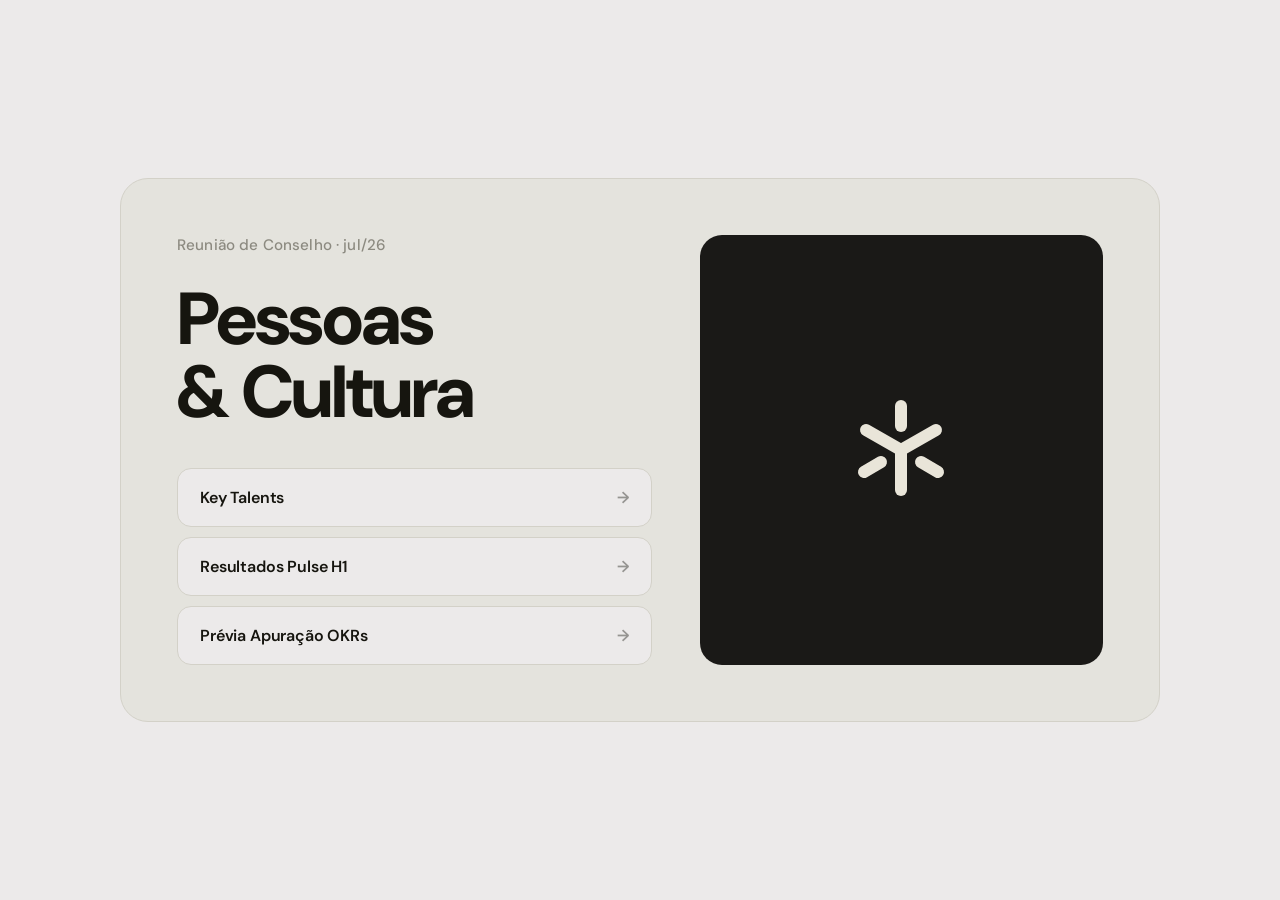
<file: index.html>
<html lang="pt-BR">
<head>
<meta charset="UTF-8">
<meta name="viewport" content="width=device-width, initial-scale=1.0">
<title>P&C - Conselho</title>

<link rel="preconnect" href="https://fonts.googleapis.com">
<link rel="preconnect" href="https://fonts.gstatic.com" crossorigin>
<link href="https://fonts.googleapis.com/css2?family=DM+Sans:wght@400;500;600;700;800&display=swap" rel="stylesheet">

<style>
  :root{
    --ground:#eceaea;
    --ink:#16150F;
    --muted:#8C8A80;
    --slate:#5B6470;
    --dark:#1A1917;
    --cream:#E9E5D9;
    --line:#D3D1C8;
  }
  *{ margin:0; padding:0; box-sizing:border-box; }
  body{
    min-height:100vh;
    display:flex;
    align-items:center;
    justify-content:center;
    background:var(--ground);
    color:var(--ink);
    font-family:'DM Sans', system-ui, sans-serif;
    -webkit-font-smoothing:antialiased;
    padding:32px;
  }

  .card{
    width:100%;
    max-width:1040px;
    background:#E4E3DD;
    border:1px solid var(--line);
    border-radius:28px;
    padding:56px;
    display:grid;
    grid-template-columns:1fr 0.85fr;
    gap:48px;
    align-items:stretch;
  }

  .lado-texto{
    display:flex;
    flex-direction:column;
  }
  .overline{
    font-size:.95rem;
    font-weight:500;
    letter-spacing:.01em;
    color:var(--muted);
    margin-bottom:28px;
  }
  h1{
    font-size:clamp(3rem, 6vw, 4.6rem);
    font-weight:800;
    line-height:.98;
    letter-spacing:-.03em;
    color:var(--ink);
  }
  .subtitulo{
    margin-top:26px;
    font-size:1.35rem;
    line-height:1.4;
    font-weight:500;
    color:var(--slate);
    max-width:34ch;
  }
  .subtitulo strong{ color:var(--ink); font-weight:700; }

  .botoes{
    margin-top:auto;
    padding-top:40px;
    display:flex;
    flex-direction:column;
    gap:10px;
  }
  .botao{
    display:flex;
    align-items:center;
    justify-content:space-between;
    padding:18px 22px;
    font-size:1rem;
    font-weight:600;
    letter-spacing:-.01em;
    color:var(--ink);
    text-decoration:none;
    background:var(--ground);
    border:1px solid var(--line);
    border-radius:14px;
    transition:background .18s ease, color .18s ease, border-color .18s ease;
  }
  .botao .seta{ opacity:.4; transition:transform .18s ease, opacity .18s ease; }
  .botao:hover{ background:var(--dark); color:var(--cream); border-color:var(--dark); }
  .botao:hover .seta{ opacity:.8; transform:translateX(4px); }
  .botao:focus-visible{ outline:3px solid #6E6A5C; outline-offset:3px; }

  .painel{
    background:var(--dark);
    border-radius:22px;
    display:flex;
    align-items:center;
    justify-content:center;
    min-height:420px;
  }
  .painel .logo{ width:120px; height:120px; }

  @media (max-width:820px){
    .card{
      grid-template-columns:1fr;
      padding:36px;
      gap:32px;
    }
    .painel{ min-height:240px; order:-1; }
    .painel .logo{ width:88px; height:88px; }
    .botoes{ padding-top:24px; }
  }

  @media (prefers-reduced-motion:reduce){
    .botao,.botao .seta{ transition:none; }
  }
</style>
</head>
<body>
  <div class="card">

    <div class="lado-texto">
      <p class="overline">Reunião de Conselho · jul/26</p>

      <h1>Pessoas<br>&amp; Cultura</h1>

      <div class="botoes">
        <a href="pagina1.html" class="botao">Key Talents<span class="seta">&rarr;</span></a>
        <a href="pagina2.html" class="botao">Resultados Pulse H1<span class="seta">&rarr;</span></a>
        <a href="pagina3.html" class="botao">Prévia Apuração OKRs<span class="seta">&rarr;</span></a>
      </div>
    </div>

    <div class="painel">
      <svg class="logo" viewBox="0 0 120 120" fill="none" stroke="#E9E5D9" stroke-width="12" stroke-linecap="round" aria-label="Yandeh">
        <line x1="60" y1="60" x2="25" y2="40"/>
        <line x1="60" y1="60" x2="95" y2="40"/>
        <line x1="60" y1="60" x2="60" y2="100"/>
        <line x1="60" y1="36" x2="60" y2="16"/>
        <line x1="80" y1="72" x2="97" y2="82"/>
        <line x1="40" y1="72" x2="23" y2="82"/>
      </svg>
    </div>

  </div>
</body>
</html>
</file>
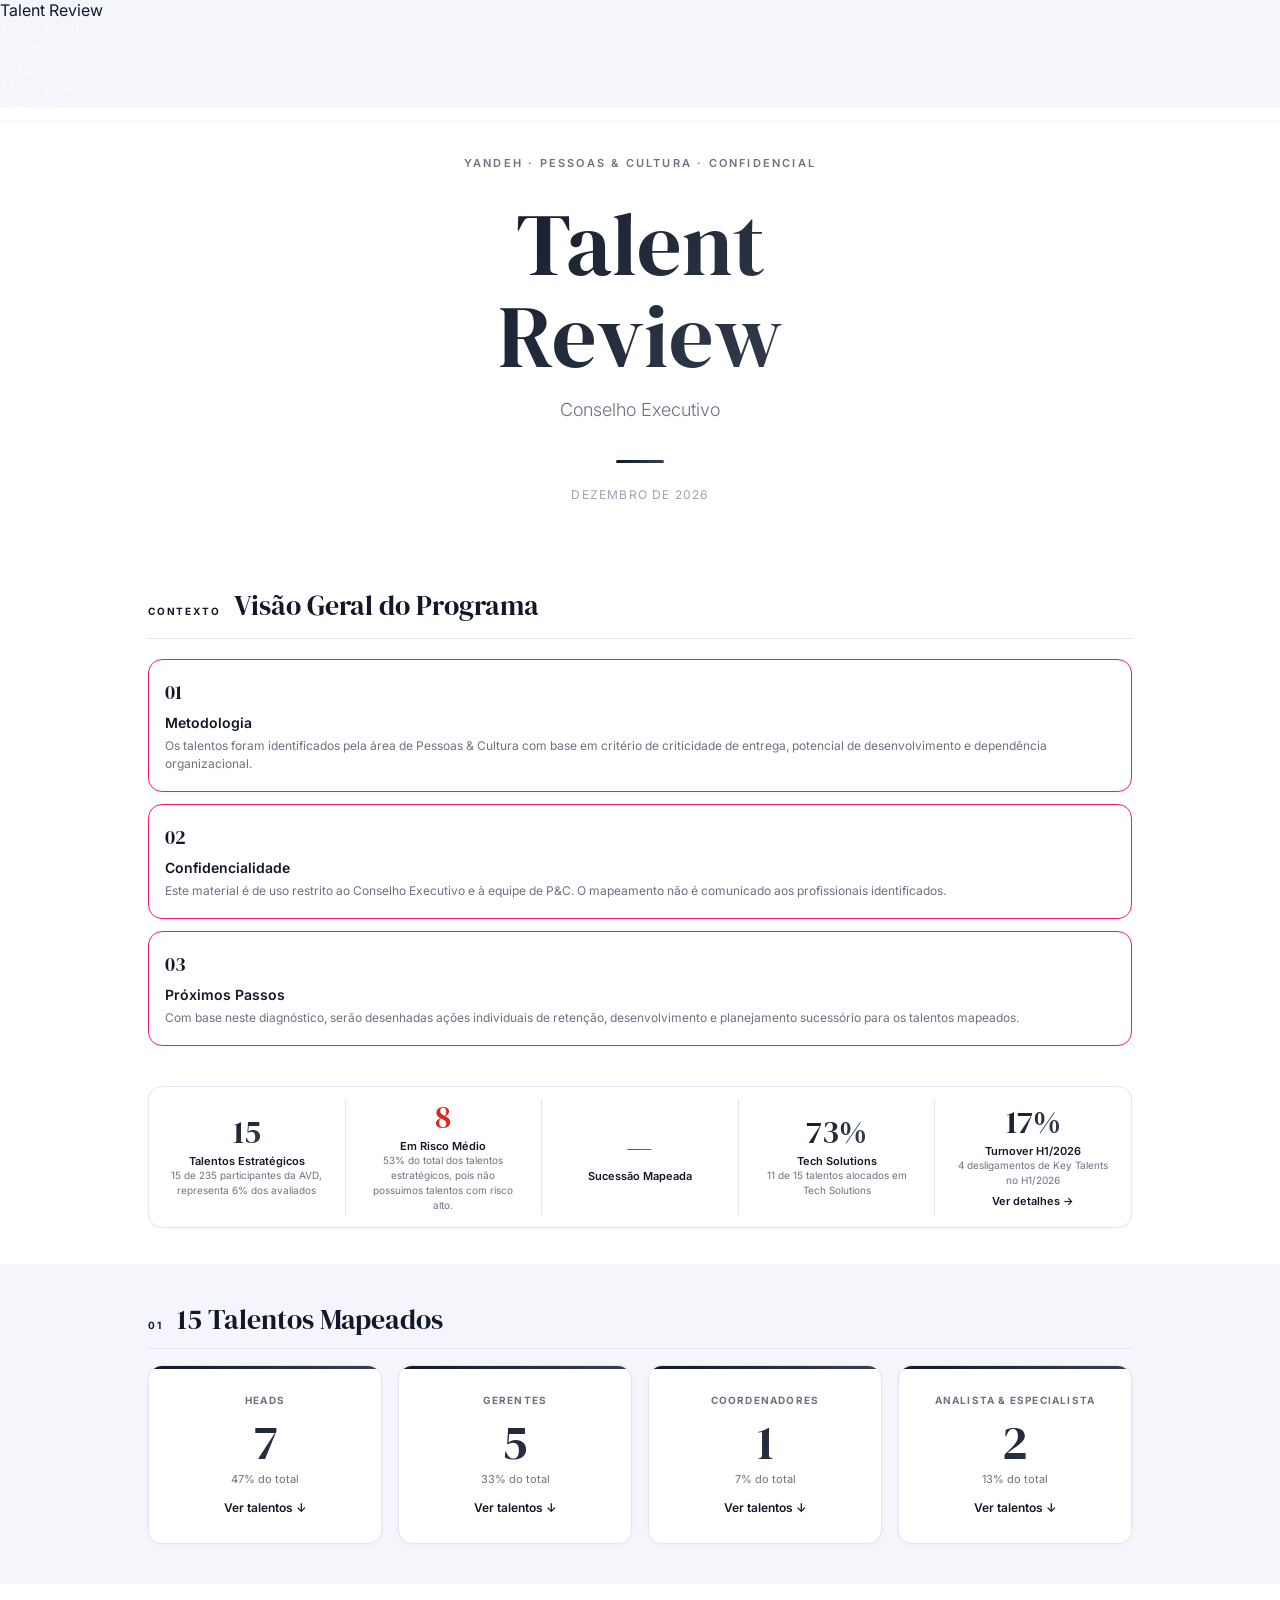
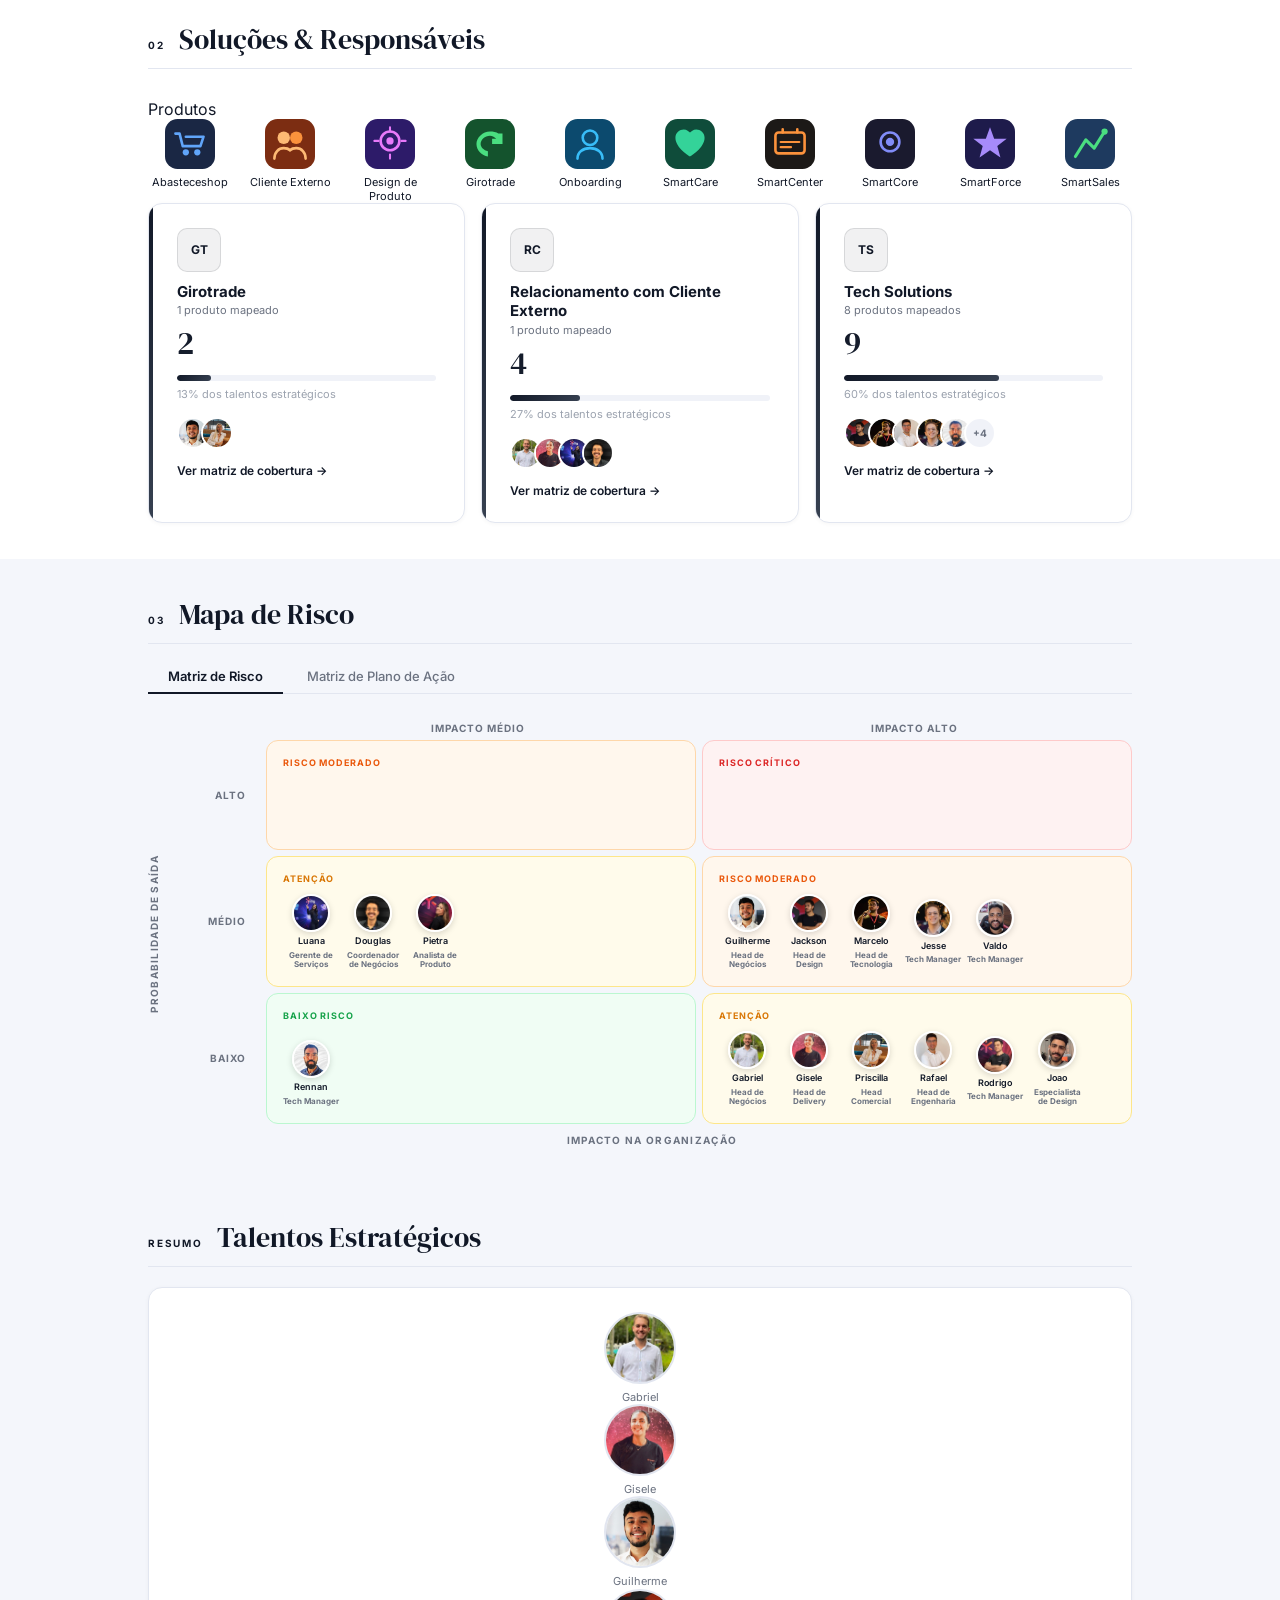
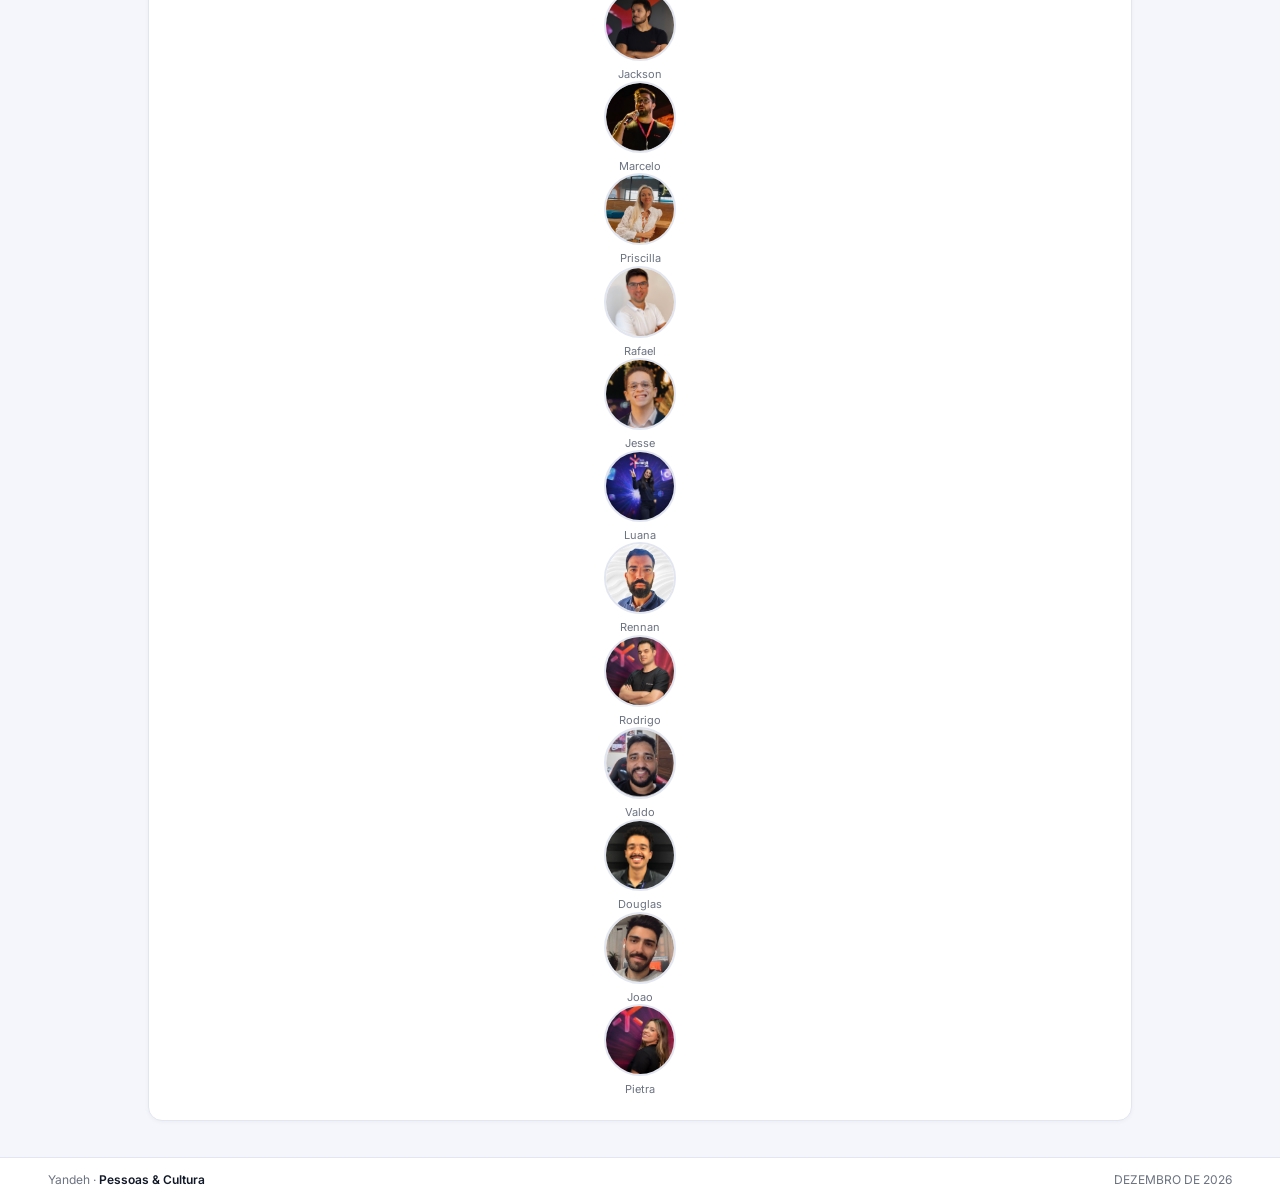
<file: pagina1.html.html>
<!DOCTYPE html>
<html lang="pt-BR">
<head>
<meta charset="UTF-8">
<meta name="viewport" content="width=device-width, initial-scale=1.0">
<title>Talent Review | Conselho Executivo</title>
<link href="https://fonts.googleapis.com/css2?family=Inter:wght@300;400;500;600;700&family=DM+Serif+Display&display=swap" rel="stylesheet">
<link rel="stylesheet" href="style.css">
</head>
<body>

<!-- NAV -->
<nav class="topnav">
  <div class="nav-brand">Talent Review</div>
  <div class="nav-tabs">
    <a class="tab" href="#contexto">Visão Geral</a>
    <a class="tab" href="#talentos">Talentos</a>
    <a class="tab" href="#solucoes">Soluções</a>
    <a class="tab" href="#risco">Mapa de Risco</a>
    <a class="tab" href="#resumo">Resumo</a>
  </div>
</nav>

<main>

  <!-- ══ CAPA ══ -->
  <section class="section capa-section" id="capa">
    <div class="capa-wrap">
      <p class="capa-label">Yandeh · Pessoas & Cultura · Confidencial</p>
      <h1 class="capa-title">Talent Review</h1>
      <p class="capa-sub">Conselho Executivo</p>
      <div class="capa-divider"></div>
      <p class="capa-date" id="capaDate"></p>
    </div>
  </section>


  <!-- ══ CONTEXTO ══ -->
  <section class="section" id="contexto">
    <div class="page-inner">
      <div class="page-header">
        <span class="page-tag">Contexto</span>
        <h2 class="page-title">Visão Geral do Programa</h2>
      </div>

      <!-- 3 cards centralizados -->
      <div class="apres-grid apres-3col">
        <div class="apres-card">
          <div class="apres-icon">01</div>
          <h3>Metodologia</h3>
          <p>Os talentos foram identificados pela área de Pessoas & Cultura com base em critério de criticidade de entrega, potencial de desenvolvimento e dependência organizacional.</p>
        </div>
        <div class="apres-card">
          <div class="apres-icon">02</div>
          <h3>Confidencialidade</h3>
          <p>Este material é de uso restrito ao Conselho Executivo e à equipe de P&C. O mapeamento não é comunicado aos profissionais identificados.</p>
        </div>
        <div class="apres-card">
          <div class="apres-icon">03</div>
          <h3>Próximos Passos</h3>
          <p>Com base neste diagnóstico, serão desenhadas ações individuais de retenção, desenvolvimento e planejamento sucessório para os talentos mapeados.</p>
        </div>
      </div>

      <!-- 3 KPI cards -->
      <div class="ctx-single-card">

        <div class="ctx-item">
          <div class="ctx-num" id="kCtxTal">—</div>
          <div class="ctx-label">Talentos Estratégicos</div>
          <div class="ctx-legend" id="lgCtxTal"></div>
        </div>

        <div class="ctx-separator"></div>

        <div class="ctx-item highlight-alto">
          <div class="ctx-num" id="kCtxAlto">—</div>
          <div class="ctx-label">Em Risco Médio</div>
          <div class="ctx-legend" id="lgCtxAlto"></div>
        </div>

        <div class="ctx-separator"></div>

        <div class="ctx-item">
          <div class="ctx-num" id="kCtxSuc">—</div>
          <div class="ctx-label">Sucessão Mapeada</div>
          <div class="ctx-legend" id="lgCtxSuc"></div>
        </div>

        <div class="ctx-separator"></div>

        <div class="ctx-item">
          <div class="ctx-num" id="kCtxTech">—</div>
          <div class="ctx-label">Tech Solutions</div>
          <div class="ctx-legend" id="lgCtxTech"></div>
        </div>

        <div class="ctx-separator"></div>

        <div class="ctx-item ctx-item-clickable" onclick="openTurnoverModal()">
          <div class="ctx-num" id="kCtxTurnover">—</div>
          <div class="ctx-label">Turnover H1/2026</div>
          <div class="ctx-legend" id="lgCtxTurnover"></div>
          <div class="ctx-cta">Ver detalhes →</div>
        </div>

      </div></div>
  </section>

  <!-- ══ TALENTOS ══ -->
  <section class="section section-alt" id="talentos">
    <div class="page-inner">
      <div class="page-header">
        <span class="page-tag">01</span>
        <h2 class="page-title" id="ttlTalentos">Talentos Mapeados</h2>
      </div>
      <div class="nivel-grid">
        <div class="nivel-card" id="card-head">
          <div class="nivel-label">Heads</div>
          <div class="nivel-num">—</div>
          <div class="nivel-pct">—</div>
          <div class="nivel-cta">Ver talentos ↓</div>
        </div>
        <div class="nivel-card" id="card-gerente">
          <div class="nivel-label">Gerentes</div>
          <div class="nivel-num">—</div>
          <div class="nivel-pct">—</div>
          <div class="nivel-cta">Ver talentos ↓</div>
        </div>
        <div class="nivel-card" id="card-coordenador">
          <div class="nivel-label">Coordenadores</div>
          <div class="nivel-num">—</div>
          <div class="nivel-pct">—</div>
          <div class="nivel-cta">Ver talentos ↓</div>
        </div>
        <div class="nivel-card" id="card-nao-lideranca">
          <div class="nivel-label">Analista & Especialista</div>
          <div class="nivel-num">—</div>
          <div class="nivel-pct">—</div>
          <div class="nivel-cta">Ver talentos ↓</div>
        </div>
      </div>
      <!-- drills via modal -->
    </div>
  </section>

  <!-- ══ SOLUÇÕES ══ -->
  <section class="section" id="solucoes">
    <div class="page-inner">
      <div class="page-header">
        <span class="page-tag">02</span>
        <h2 class="page-title">Soluções & Responsáveis</h2>
      </div>
      <div class="sol-grid" id="solGrid"></div>
      <div class="drill" id="drill-sol"></div>
    </div>
  </section>

  <!-- ══ MAPA DE RISCO ══ -->
  <section class="section section-alt" id="risco">
    <div class="page-inner">
      <div class="page-header">
        <span class="page-tag">03</span>
        <h2 class="page-title">Mapa de Risco</h2>
      </div>
      <div class="risco-tabs">
        <button class="risco-tab active" data-risco="matriz">Matriz de Risco</button>
        <button class="risco-tab" data-risco="plano">Matriz de Plano de Ação</button>
      </div>
      <div id="matrizGrid"></div>
      <div id="planoGrid" style="display:none"></div>
    </div>
  </section>


  <!-- ══ RESUMO ══ -->
  <section class="section section-alt" id="resumo">
    <div class="page-inner">
      <div class="page-header">
        <span class="page-tag">Resumo</span>
        <h2 class="page-title">Talentos Estratégicos</h2>
      </div>
      <div class="fotos-card">
        <div class="resumo-fotos-grid" id="fotosGrid"></div>
      </div>
    </div>
  </section>

</main>

<!-- MODAL OVERLAY (talentos + risco) -->
<div class="modal-overlay" id="modalOverlay">
  <div class="modal-box" id="modalBox"></div>
</div>

<footer class="footer">
  <span>Yandeh · <strong>Pessoas & Cultura</strong></span>
  <span id="footerDate"></span>
</footer>

<script src="script.js"></script>
</body>
</html>
</file>
<file: style.css>
/* ─── Reset & Base ─── */
*, *::before, *::after { box-sizing: border-box; margin: 0; padding: 0; }

:root {
  --bg:        #f4f6fb;
  --surface:   #ffffff;
  --surface2:  #f0f2f8;
  --border:    #e2e6f0;
  --text:      #111827;
  --muted:     #6b7280;
  --light:     #9ca3af;
  --accent1:   #111827;
  --accent2:   #374151;
  --grad:      linear-gradient(135deg, var(--accent1), var(--accent2));
  --baixo:     #16a34a;
  --baixo-bg:  #f0fdf4;
  --medio:     #d97706;
  --medio-bg:  #fffbeb;
  --alto:      #dc2626;
  --alto-bg:   #fef2f2;
  --na:        #6b7280;
  --na-bg:     #f9fafb;
  --rosa:      #ec1e79;
  --rosa-bg:   #fdeef5;
  --nav-h:     108px;
  --rad:       14px;
}

html { scroll-behavior: smooth; }

body {
  font-family: 'Inter', sans-serif;
  background: var(--bg);
  color: var(--text);
}

/* ─── NAV (2 níveis) ─── */
.topnav {
  position: fixed;
  top: 0; left: 0; right: 0;
  z-index: 200;
  box-shadow: 0 1px 6px rgba(0,0,0,.06);
}

/* Nível 1: faixa branca com marca + botão */
.nav-top {
  height: 60px;
  background: var(--surface);
  border-bottom: 1px solid var(--border);
  display: flex;
  align-items: center;
  justify-content: space-between;
  padding: 0 48px;
}

.nav-brand {
  display: flex;
  align-items: center;
  flex-shrink: 0;
}
.nav-logo { height: 30px; width: auto; display: block; }
  
.nav-top-right {
  display: flex;
  align-items: center;
  gap: 22px;
}
.nav-period {
  font-size: 13px;
  color: var(--muted);
  letter-spacing: .03em;
  white-space: nowrap;
}

/* Nível 2: faixa escura com as abas */
.nav-bar {
  height: 48px;
  background: var(--accent1);
  display: flex;
  align-items: stretch;
  gap: 30px;
  padding: 0 48px;
  overflow-x: auto;
}

.tab {
  display: flex;
  align-items: center;
  padding: 0 2px;
  border: none;
  background: transparent;
  font-family: 'Inter', sans-serif;
  font-size: 14px;
  font-weight: 500;
  color: rgba(255,255,255,.6);
  cursor: pointer;
  text-decoration: none;
  border-bottom: 3px solid transparent;
  transition: color .15s, border-color .15s;
  white-space: nowrap;
}
.tab:hover     { color: #fff; }
.tab.is-active { color: var(--rosa); border-bottom-color: var(--rosa); font-weight: 700; }

/* ─── SECTIONS ─── */
main { margin-top: var(--nav-h); }

.section {
  background: var(--surface);
  scroll-margin-top: var(--nav-h);
}
.section-alt { background: var(--bg); }

.page-inner {
  max-width: 1080px;
  margin: 0 auto;
  padding: 36px 48px;
}

.page-header {
  display: flex;
  align-items: baseline;
  gap: 14px;
  margin-bottom: 16px;
  padding-bottom: 10px;
  border-bottom: 1px solid var(--border);
}
.page-tag {
  font-size: 10px; font-weight: 700;
  letter-spacing: .18em; text-transform: uppercase;
  color: var(--accent1);
}
.page-title {
  font-family: 'DM Serif Display', serif;
  font-size: 28px; font-weight: 400;
  color: var(--text);
}

/* ─── CAPA ─── */
.capa-section {
  min-height: calc(45vh - var(--nav-h));
  display: flex;
  align-items: center;
  justify-content: center;
}
.capa-wrap { text-align: center; max-width: 520px; padding: 48px 24px; }
.capa-label {
  font-size: 11px; font-weight: 600; letter-spacing: .2em;
  text-transform: uppercase; color: var(--muted); margin-bottom: 28px;
}
.capa-title {
  font-family: 'DM Serif Display', serif;
  font-size: clamp(56px, 9vw, 88px);
  font-weight: 400; line-height: 1.05;
  background: var(--grad);
  -webkit-background-clip: text; -webkit-text-fill-color: transparent; background-clip: text;
  margin-bottom: 16px;
}
.capa-sub  { font-size: 18px; color: var(--muted); font-weight: 300; margin-bottom: 40px; }
.capa-divider { width: 48px; height: 3px; background: var(--grad); border-radius: 2px; margin: 0 auto 24px; }
.capa-date { font-size: 12px; color: var(--light); letter-spacing: .1em; text-transform: uppercase; }

/* ─── CONTEXTO: cabe em 1 tela ─── */
#contexto {
  min-height: 0;
  display: flex;
  align-items: flex-start;
}
#contexto .page-inner {
  padding-top: 36px;
  padding-bottom: 36px;
  width: 100%;
}
#contexto .page-header {
  margin-bottom: 20px;
  padding-bottom: 14px;
}
#contexto .apres-grid {
  width: 100%;
  margin-bottom: 20px;
  gap: 12px;
}
#contexto .apres-card {
  padding: 18px 16px;
  
}
#contexto .apres-icon {
  font-size: 20px;
  margin-bottom: 8px;
}
#contexto .apres-card h3 { margin-bottom: 6px; }
#contexto .apres-card p  { line-height: 1.5; }
#contexto .ctx-grid { gap: 14px; }
#contexto .ctx-card { padding: 22px 20px; }
#contexto .ctx-num  { font-size: 32px; margin-bottom: 6px; }

/* ─── APRESENTAÇÃO cards ─── */
.apres-grid {
  display: grid;
  grid-template-columns: repeat(1, 1fr);
  gap: 16px;
  margin-bottom: 32px;
}
.apres-card {
  background: var(--surface);
  border: 1px solid var(--rosa);
  border-radius: var(--rad);
  padding: 28px 22px;
  box-shadow: 0 1px 4px rgba(0,0,0,.04);
  transition: box-shadow .2s;
  width: 100%;
  box-sizing: border-box;
}
.apres-card:hover { box-shadow: 0 4px 16px rgba(0,0,0,.08); }
.apres-icon {
  font-family: 'DM Serif Display', serif;
  font-size: 26px;
  background: var(--grad);
  -webkit-background-clip: text; -webkit-text-fill-color: transparent; background-clip: text;
  margin-bottom: 12px;
}
.apres-card h3 { font-size: 14px; font-weight: 600; color: var(--text); margin-bottom: 10px; }
.apres-card p  { font-size: 12px; color: var(--muted); line-height: 1.65; }

/* ─── CONTEXTO ─── */
.ctx-single-card {
  background: var(--surface);
  border: 1px solid var(--border);
  border-radius: var(--rad);
  box-shadow: 0 1px 4px rgba(0,0,0,.04);
  display: flex;
  align-items: stretch;
  overflow: hidden;
  position: relative;
}

.ctx-single-card {
  background: var(--surface);
  border: 1px solid var(--border);
  border-radius: var(--rad);
  box-shadow: 0 1px 4px rgba(0,0,0,.04);
  display: flex;
  align-items: stretch;
  overflow: hidden;
  position: relative;

  max-width: 1200px; /* ajuste como preferir */
  margin: 0 auto;    /* centraliza */
}

.ctx-item {
  flex: 1;
  padding: 14px 20px;
  text-align: center;

  display: flex;
  flex-direction: column;
  justify-content: center;
  align-items: center;
}

.ctx-separator {
  width: 1px;
  background: var(--border);
  margin: 12px 0;
}

.ctx-num {
  font-family: 'DM Serif Display', serif;
  font-size: 28px; line-height: 1;
  background: var(--grad);
  -webkit-background-clip: text; -webkit-text-fill-color: transparent; background-clip: text;
  margin-bottom: 2px;
}

.ctx-single-card{
    max-width: 1100px;
    margin: 40px auto 0;
}

.ctx-item.highlight-alto .ctx-num {
  background: none; -webkit-text-fill-color: var(--alto); color: var(--alto);
}

.ctx-label  { font-size: 11px; font-weight: 600; color: var(--text); }
.ctx-legend { font-size: 10px; color: var(--muted); line-height: 1.5; }


/* ─── TALENTOS ─── */
.nivel-grid {
  display: grid;
  grid-template-columns: repeat(4, 1fr);
  gap: 16px;
  margin-bottom: 4px;
}
.nivel-card {
  background: var(--surface);
  border: 1px solid var(--border);
  border-radius: var(--rad);
  padding: 28px 18px;
  text-align: center;
  cursor: pointer;
  transition: box-shadow .2s, transform .2s, border-color .2s;
  position: relative; overflow: hidden;
  box-shadow: 0 1px 4px rgba(0,0,0,.04);
}
.nivel-card::before {
  content: ''; position: absolute;
  top: 0; left: 0; right: 0; height: 3px;
  background: var(--grad);
}
.nivel-card:hover {
  box-shadow: 0 6px 20px rgba(0,0,0,.1);
  transform: translateY(-2px);
  border-color: rgba(17,24,39,.25);
}
.nivel-card.open { border-color: rgba(17,24,39,.4); box-shadow: 0 6px 20px rgba(17,24,39,.08); }

.nivel-label { font-size: 10px; font-weight: 700; letter-spacing: .12em; text-transform: uppercase; color: var(--muted); margin-bottom: 12px; }
.nivel-num   { font-family: 'DM Serif Display', serif; font-size: 48px; line-height: 1; background: var(--grad); -webkit-background-clip: text; -webkit-text-fill-color: transparent; background-clip: text; margin-bottom: 6px; }
.nivel-pct   { font-size: 11px; color: var(--muted); margin-bottom: 14px; }
.nivel-cta   { font-size: 12px; color: var(--accent1); font-weight: 600; }

/* ─── DRILLS ─── */
.drill {
  display: none;
  flex-wrap: wrap;
  gap: 14px;
  margin-top: 16px;
  padding: 24px;
  background: var(--surface2);
  border: 1px solid var(--border);
  border-radius: var(--rad);
  animation: fadeIn .2s ease;
}
.drill.open { display: flex; }

@keyframes fadeIn { from { opacity: 0; transform: translateY(-6px); } to { opacity: 1; transform: none; } }

/* Person cards */
.person-card {
  background: var(--surface);
  border: 1px solid var(--border);
  border-radius: 12px;
  padding: 20px 16px;
  width: 168px;
  flex-shrink: 0;
  display: flex;
  flex-direction: column;
  align-items: center;
  gap: 5px;
  text-align: center;
  transition: box-shadow .15s;
}
.person-card:hover { box-shadow: 0 4px 14px rgba(0,0,0,.08); }
.person-card.small { width: 152px; }

.person-photo { width: 54px; height: 54px; border-radius: 50%; overflow: hidden; margin-bottom: 6px; }
.person-photo img { width: 100%; height: 100%; object-fit: cover; }

.avatar-fallback {
  width: 54px; height: 54px; border-radius: 50%;
  background: var(--grad);
  display: flex; align-items: center; justify-content: center;
  font-size: 17px; font-weight: 700; color: white;
}
.person-name  { font-size: 13px; font-weight: 600; color: var(--text); line-height: 1.3; }
.person-area  { font-size: 10px; color: var(--muted); text-transform: uppercase; letter-spacing: .07em; }
.person-cargo { font-size: 11px; color: var(--muted); line-height: 1.35; }
.person-meta  { display: flex; flex-direction: column; align-items: center; gap: 5px; margin-top: 6px; }

.meta-pill {
  font-size: 10px; color: var(--muted);
  background: var(--surface2); border: 1px solid var(--border);
  border-radius: 20px; padding: 2px 8px;
}

/* Risco badges */
.risco-badge {
  display: inline-flex; align-items: center; gap: 5px;
  padding: 3px 9px; border-radius: 20px;
  font-size: 10px; font-weight: 700; letter-spacing: .04em;
}
.risco-badge::before { content:''; width:5px; height:5px; border-radius:50%; flex-shrink:0; }
.risco-badge.baixo { background: var(--baixo-bg); color: var(--baixo); }
.risco-badge.baixo::before { background: var(--baixo); }
.risco-badge.medio { background: var(--medio-bg); color: var(--medio); }
.risco-badge.medio::before { background: var(--medio); }
.risco-badge.alto  { background: var(--alto-bg);  color: var(--alto); }
.risco-badge.alto::before  { background: var(--alto); }
.risco-badge.na    { background: var(--na-bg);    color: var(--na); }
.risco-badge.na::before    { background: var(--na); }

/* ─── SOLUÇÕES ─── */
.sol-grid {
  display: grid;
  grid-template-columns: repeat(3, 1fr);
  gap: 16px;
}

.sol-card {
  background: var(--surface);
  border: 1px solid var(--border);
  border-radius: var(--rad);
  padding: 24px 28px;
  cursor: pointer;
  position: relative; overflow: hidden;
  transition: box-shadow .2s, transform .2s, border-color .2s;
  box-shadow: 0 1px 4px rgba(0,0,0,.04);
}
.sol-card::before {
  content: ''; position: absolute;
  top: 0; left: 0; bottom: 0; width: 4px;
  background: var(--grad);
}
.sol-card:hover {
  box-shadow: 0 8px 24px rgba(0,0,0,.1);
  transform: translateY(-2px); border-color: rgba(17,24,39,.25);
}
.sol-card.open { border-color: rgba(17,24,39,.4); box-shadow: 0 6px 20px rgba(17,24,39,.08); }

.sol-card-top {
  display: flex;
  flex-direction: column;
  gap: 10px;
  margin-bottom: 16px;
}

.sol-icon {
  width: 44px; height: 44px; border-radius: 10px;
  background: rgba(17,24,39,.06);
  border: 1px solid rgba(17,24,39,.12);
  display: flex; align-items: center; justify-content: center;
  font-size: 12px; font-weight: 700; color: var(--accent1);
  flex-shrink: 0;
}

.sol-card-headtext { min-width: 0; }
.sol-name     { font-size: 15px; font-weight: 700; color: var(--text); margin-bottom: 2px; line-height: 1.3; }
.sol-sub-line { font-size: 11px; color: var(--muted); }

.sol-card-num {
  font-family: 'DM Serif Display', serif;
  font-size: 32px;
  line-height: 1;
  background: var(--grad);
  -webkit-background-clip: text; -webkit-text-fill-color: transparent; background-clip: text;
}

.sol-progress-wrap { margin-bottom: 16px; }
.sol-progress-bar {
  height: 6px;
  background: var(--surface2);
  border-radius: 4px;
  overflow: hidden;
  margin-bottom: 6px;
}
.sol-progress-fill {
  height: 100%;
  background: var(--grad);
  border-radius: 4px;
  transition: width .5s ease;
}
.sol-progress-label { font-size: 11px; color: var(--light); }

.sol-mini-fotos {
  display: flex;
  align-items: center;
  margin-bottom: 14px;
}
.sol-mini-foto, .sol-mini-avatar {
  width: 32px; height: 32px;
  border-radius: 50%;
  border: 2px solid var(--surface);
  margin-left: -8px;
  object-fit: cover;
  flex-shrink: 0;
}
.sol-mini-fotos > *:first-child { margin-left: 0; }
.sol-mini-avatar {
  background: var(--grad);
  color: white;
  font-size: 10px; font-weight: 700;
  display: flex; align-items: center; justify-content: center;
}
.sol-mini-extra {
  width: 32px; height: 32px;
  border-radius: 50%;
  border: 2px solid var(--surface);
  margin-left: -8px;
  background: var(--surface2);
  color: var(--muted);
  font-size: 10px; font-weight: 700;
  display: flex; align-items: center; justify-content: center;
  flex-shrink: 0;
}

.sol-cta { font-size: 12px; color: var(--text); font-weight: 600; }

#drill-sol { margin-top: 16px; }

/* ─── MATRIZ ─── */
.matriz-wrap {
  display: flex; gap: 12px; align-items: flex-start;
}
.eixo-y-label {
  writing-mode: vertical-rl; transform: rotate(180deg);
  font-size: 10px; font-weight: 700; letter-spacing: .13em;
  text-transform: uppercase; color: var(--muted);
  white-space: nowrap; align-self: center;
}
.matriz-inner { flex: 1; }

.eixo-x-labels {
  display: grid;
  grid-template-columns: 88px repeat(2, 1fr);
  margin-bottom: 6px;
}
.ex-label {
  text-align: center;
  font-size: 10px; font-weight: 700; letter-spacing: .1em;
  text-transform: uppercase; color: var(--muted);
}
.matriz-rows { display: flex; flex-direction: column; gap: 6px; }
.matriz-row {
  display: grid;
  grid-template-columns: 88px repeat(2, 1fr);
  gap: 6px; align-items: stretch;
}
.ey-label {
  display: flex; align-items: center; justify-content: flex-end;
  padding-right: 14px;
  font-size: 10px; font-weight: 700; letter-spacing: .1em;
  text-transform: uppercase; color: var(--muted);
}
.matriz-cell {
  border-radius: 12px; padding: 16px;
  min-height: 110px;
  display: flex; flex-direction: column;
  justify-content: space-between;
  border: 1px solid transparent;
}
.zona-verde    { background: #f0fdf4; border-color: #bbf7d0; }
.zona-amarela  { background: #fffbeb; border-color: #fde68a; }
.zona-laranja  { background: #fff7ed; border-color: #fed7aa; }
.zona-vermelha { background: #fef2f2; border-color: #fecaca; }

.cell-zone-label {
  font-size: 9px; font-weight: 700; letter-spacing: .1em; text-transform: uppercase;
}
.zona-verde    .cell-zone-label { color: var(--baixo); }
.zona-amarela  .cell-zone-label { color: var(--medio); }
.zona-laranja  .cell-zone-label { color: #ea580c; }
.zona-vermelha .cell-zone-label { color: var(--alto); }

.cell-dots { display: flex; flex-wrap: wrap; gap: 6px; margin-top: 10px; }

.matriz-dot {
  width: 36px; height: 36px; border-radius: 50%;
  background: var(--grad);
  color: white; font-size: 11px; font-weight: 700;
  display: flex; align-items: center; justify-content: center;
  cursor: default; position: relative;
}
.matriz-dot:hover .dot-tooltip { display: flex; }
.dot-tooltip {
  display: none; position: absolute;
  bottom: calc(100% + 8px); left: 50%; transform: translateX(-50%);
  background: var(--text); color: white;
  border-radius: 8px; padding: 8px 12px;
  flex-direction: column; gap: 2px;
  white-space: nowrap; z-index: 100;
  font-size: 11px; pointer-events: none;
}
.dot-tooltip strong { font-size: 12px; }
.dot-tooltip::after {
  content: ''; position: absolute;
  top: 100%; left: 50%; transform: translateX(-50%);
  border: 5px solid transparent; border-top-color: var(--text);
}
.eixo-x-label {
  text-align: center;
  font-size: 10px; font-weight: 700; letter-spacing: .13em;
  text-transform: uppercase; color: var(--muted);
  margin-top: 10px;
}

.na-strip {
  display: flex; align-items: center; gap: 10px; flex-wrap: wrap;
  margin-top: 20px; padding: 14px 18px;
  background: var(--na-bg); border: 1px solid var(--border);
  border-radius: 10px;
}
.na-title { font-size: 11px; font-weight: 700; color: var(--na); letter-spacing: .05em; text-transform: uppercase; }
.na-pill {
  font-size: 12px; color: var(--muted);
  background: var(--surface); border: 1px solid var(--border);
  border-radius: 20px; padding: 3px 12px;
}



/* ─── MODAL OVERLAY ─── */
.modal-overlay {
  display: none;
  position: fixed;
  inset: 0;
  background: rgba(17,24,39,.45);
  backdrop-filter: blur(4px);
  z-index: 500;
  align-items: center;
  justify-content: center;
  padding: 24px;
}
.modal-overlay.open { display: flex; }

.modal-box {
  background: var(--surface);
  border: 1px solid var(--border);
  border-radius: 20px;
  padding: 32px;
  max-width: 90vw;
  width: 100%;
  max-height: 80vh;
  overflow-y: auto;
  box-shadow: 0 24px 64px rgba(0,0,0,.18);
  animation: modalIn .22s ease;
}
@keyframes modalIn {
  from { opacity:0; transform: scale(.96) translateY(10px); }
  to   { opacity:1; transform: none; }
}

.modal-header {
  display: flex; justify-content: space-between; align-items: center;
  margin-bottom: 24px; padding-bottom: 16px;
  border-bottom: 1px solid var(--border);
}
.modal-title {
  font-family: 'DM Serif Display', serif;
  font-size: 22px; font-weight: 400; color: var(--text);
}
.modal-close {
  width: 32px; height: 32px; border-radius: 50%;
  border: 1px solid var(--border); background: var(--surface2);
  font-size: 16px; color: var(--muted);
  cursor: pointer; display: flex; align-items: center; justify-content: center;
  transition: background .15s;
  flex-shrink: 0;
}
.modal-close:hover { background: var(--border); }

.modal-cards-wrap {
  overflow-x: auto;
  padding: 4px 0 12px 0;
}
.modal-cards {
  display: flex;
  flex-wrap: nowrap;
  gap: 14px;
  width: max-content;
  margin: 0 auto;
  padding: 0 16px;
}

/* Modal de pessoa (mapa de risco) */
.modal-person {
  display: flex; gap: 28px; align-items: flex-start;
}
.modal-person-photo {
  width: 88px; height: 88px; border-radius: 50%;
  overflow: hidden; flex-shrink: 0;
}
.modal-person-photo img { width:100%; height:100%; object-fit:cover; }
.modal-avatar-lg {
  width: 88px; height: 88px; border-radius: 50%;
  background: var(--grad);
  display: flex; align-items: center; justify-content: center;
  font-size: 28px; font-weight: 700; color: white;
}
.modal-person-info { flex: 1; }
.modal-person-name { font-size: 20px; font-weight: 700; color: var(--text); margin-bottom: 4px; }
.modal-person-cargo { font-size: 13px; color: var(--muted); margin-bottom: 16px; }
.modal-badges { display: flex; gap: 8px; flex-wrap: wrap; margin-bottom: 20px; }
.impacto-badge {
  display: inline-flex; align-items: center; gap: 5px;
  padding: 4px 10px; border-radius: 20px;
  font-size: 11px; font-weight: 700;
  background: rgba(255,5,173,.08); color: var(--accent1);
  border: 1px solid rgba(255,5,173,.2);
}
.modal-section { margin-bottom: 16px; }
.modal-section-title {
  font-size: 10px; font-weight: 700; letter-spacing: .13em;
  text-transform: uppercase; color: var(--muted); margin-bottom: 6px;
}
.modal-section p { font-size: 13px; color: var(--text); line-height: 1.65; }

/* ─── MATRIZ — foto + nome ─── */
.matriz-dot {
  display: flex; flex-direction: column; align-items: center; gap: 4px;
  width: auto; height: auto;
  background: none;
  cursor: pointer; position: relative;
}

.dot-photo {
  width: 38px; height: 38px; border-radius: 50%;
  overflow: hidden;
  border: 2px solid white;
  box-shadow: 0 2px 6px rgba(0,0,0,.15);
  transition: transform .15s, box-shadow .15s;
}
.dot-photo img { width:100%; height:100%; object-fit:cover; }
.dot-avatar {
  width: 38px; height: 38px; border-radius: 50%;
  background: var(--grad);
  display: flex; align-items: center; justify-content: center;
  font-size: 12px; font-weight: 700; color: white;
  border: 2px solid white;
  box-shadow: 0 2px 6px rgba(0,0,0,.15);
  transition: transform .15s, box-shadow .15s;
}
.matriz-dot:hover .dot-photo,
.matriz-dot:hover .dot-avatar {
  transform: scale(1.12);
  box-shadow: 0 4px 12px rgba(0,0,0,.22);
}

.dot-name {
  font-size: 9px; font-weight: 600; color: var(--text);
  text-align: center; line-height: 1.2;
  max-width: 56px; word-break: break-word;
}
.dot-cargo-sm {
  font-size: 8px; color: var(--muted); text-align: center;
  max-width: 56px; line-height: 1.2;
}

/* ─── FOOTER ─── */
.footer {
  padding: 14px 48px;
  border-top: 1px solid var(--border);
  background: var(--surface);
  display: flex; justify-content: space-between;
  font-size: 12px; color: var(--muted);
}
.footer strong { color: var(--text); font-weight: 600; }

/* ─── RESPONSIVE ─── */
@media (max-width: 860px) {
  .nav-top, .nav-bar { padding: 0 16px; }
  .nav-bar   { gap: 18px; }
  .tab       { font-size: 12px; }
  .page-inner { padding: 40px 20px; }
  .apres-grid { grid-template-columns: repeat(2,1fr); }
  .ctx-grid  { grid-template-columns: 1fr; }
  .nivel-grid { grid-template-columns: repeat(2,1fr); }
  .sol-grid   { grid-template-columns: 1fr; }

  .matriz-row { grid-template-columns: 60px repeat(2,1fr); }
  .footer    { padding: 14px 20px; }
}

/* ─── 9BOX MODAL ─── */
.nb-layout {
  display: grid;
  grid-template-columns: 1fr 1fr;
  gap: 32px;
}

/* Left: grid + notas */
.nb-left { display: flex; flex-direction: column; gap: 20px; }

.nb-grid-wrap { display: flex; gap: 8px; align-items: flex-start; }

.nb-axis-y {
  writing-mode: vertical-rl; transform: rotate(180deg);
  font-size: 9px; font-weight: 700; letter-spacing: .13em;
  text-transform: uppercase; color: var(--muted);
  align-self: center; white-space: nowrap;
}

.nb-grid-inner { flex: 1; }

.nb-grid {
  display: grid;
  grid-template-columns: repeat(3, 1fr);
  gap: 4px;
}

.nb-cell {
  border-radius: 8px;
  padding: 10px 8px;
  min-height: 68px;
  display: flex;
  flex-direction: column;
  align-items: center;
  justify-content: space-between;
  border: 1px solid var(--border);
  position: relative;
  transition: opacity .15s;
  background: #f5f5f7;
}

.nb-active {
  border-color: rgba(17,24,39,.2) !important;
  box-shadow: 0 0 0 2px rgba(17,24,39,.08);
}
.nb-active .nb-label {
  font-weight: 700;
}

.nb-label {
  font-size: 8px; font-weight: 600;
  text-align: center;
  text-transform: uppercase; letter-spacing: .05em;
  line-height: 1.3;
}



.nb-axis-x {
  text-align: center;
  font-size: 9px; font-weight: 700; letter-spacing: .13em;
  text-transform: uppercase; color: var(--muted);
  margin-top: 6px;
}

/* Notas */
.nb-notas { }
.nb-notas-title {
  font-size: 10px; font-weight: 700; letter-spacing: .12em;
  text-transform: uppercase; color: var(--muted); margin-bottom: 10px;
}

/* Par de notas gestor — mais largas, menos altas */
.nb-notas-pair {
  display: grid; grid-template-columns: 1fr 1fr; gap: 10px;
}
.nb-nota-main {
  border: 1px solid;
  border-radius: 12px;
  padding: 12px 16px;
  display: flex; flex-direction: row;
  align-items: center;
  gap: 14px;
}
.nb-nota-big  {
  font-family: 'DM Serif Display', serif;
  font-size: 44px; font-weight: 400; line-height: 1;
  flex-shrink: 0;
}
.nb-nota-body { display: flex; flex-direction: column; gap: 2px; flex: 1; min-width: 0; }
.nb-nota-desc {
  font-size: 12px; font-weight: 600; color: var(--text); line-height: 1.3;
}
.nb-nota-tipo {
  font-size: 10px; color: var(--muted);
}

/* Autoavaliação inline pequena */
.nb-auto-row {
  border-top: 1px solid var(--border);
  padding-top: 5px;
  margin-top: 4px;
}
.nb-auto-inline {
  display: flex; align-items: baseline; gap: 4px; flex-wrap: wrap;
}
.nb-auto-inline { display: flex; flex-direction: column; gap: 1px; }
.nb-auto-line1  { display: flex; align-items: baseline; gap: 3px; }
.nb-auto-num    { font-size: 9px; font-weight: 700; color: var(--light); }
.nb-auto-leg    { font-size: 8px; font-weight: 500; color: var(--light); }
.nb-auto-tipo   { font-size: 7px; color: var(--light); font-weight: 400; letter-spacing: .04em; }

/* Right: pessoa + info */
.nb-right { display: flex; flex-direction: column; gap: 20px; }

.nb-person-header {
  display: flex; gap: 14px; align-items: center;
  padding-bottom: 16px; border-bottom: 1px solid var(--border);
}

.nb-info-grid { display: flex; flex-direction: column; gap: 0; }

.nb-info-row {
  display: flex; justify-content: space-between; align-items: center;
  padding: 9px 0;
  border-bottom: 1px solid var(--border);
  gap: 12px;
}
.nb-info-label {
  font-size: 11px; font-weight: 600; color: var(--muted);
  white-space: nowrap; flex-shrink: 0;
}
.nb-info-val {
  font-size: 13px; color: var(--text); text-align: right;
  display: flex; align-items: center; gap: 8px;
}

.faixa-bar-wrap {
  width: 80px; height: 6px;
  background: var(--border); border-radius: 3px;
  overflow: hidden; flex-shrink: 0;
}
.faixa-bar {
  height: 100%;
  background: var(--grad);
  border-radius: 3px;
  transition: width .4s ease;
  display: block !important;
  min-width: 0;
}



/* Button 9box inside person card */
.btn-9box {
  margin-top: 8px;
  background: none; border: none;
  font-family: 'Inter', sans-serif;
  font-size: 10px; font-weight: 600;
  color: #6b7280;
  cursor: pointer;
  text-decoration: underline;
  text-underline-offset: 2px;
  padding: 0;
  opacity: .8;
  transition: opacity .15s;
}
.btn-9box:hover { opacity: 1; }

@media (max-width: 700px) {
  .nb-layout { grid-template-columns: 1fr; }
  .nb-notas-row { grid-template-columns: 1fr 1fr; }
}

/* ─── Botão voltar no modal 9box ─── */
.modal-close.voltar {
  width: auto;
  padding: 0 14px;
  font-size: 13px;
  border-radius: 50px;
}
/* ─── FOTOS CARD ─── */
.fotos-card {
  background: var(--surface);
  border: 1px solid var(--border);
  border-radius: var(--rad);
  padding: 24px 28px;
  margin-top: 20px;
  box-shadow: 0 1px 4px rgba(0,0,0,.04);
}

.fotos-card-title {
  font-size: 10px;
  font-weight: 700;
  letter-spacing: .13em;
  text-transform: uppercase;
  color: var(--muted);
  margin-bottom: 18px;
}

.fotos-grid {
  display: flex;
  flex-wrap: wrap;
  justify-content: center;
  align-items: flex-start;
  gap: 20px;
  padding: 4px 16px 12px;
}

.foto-item {
  display: flex;
  flex-direction: column;
  align-items: center;
  gap: 6px;
}

.foto-circle {
  width: 72px;
  height: 72px;
  border-radius: 50%;
  overflow: hidden;
  border: 2px solid var(--border);
}

.foto-circle img {
  width: 100%;
  height: 100%;
  object-fit: cover;
}

.foto-avatar {
  width: 72px;
  height: 72px;
  border-radius: 50%;
  background: var(--grad);
  display: flex;
  align-items: center;
  justify-content: center;
  font-size: 20px;
  font-weight: 700;
  color: white;
}

.foto-nome {
  font-size: 11px;
  color: var(--muted);
  text-align: center;
  max-width: 80px;
  line-height: 1.3;
}
/* ─── MATRIZ DE COBERTURA (soluções) ─── */
.mz-wrap {
  overflow-x: auto;
  margin-bottom: 4px;
  border: 1px solid var(--border);
  border-radius: 12px;
}

.mz-table {
  width: 100%;
  border-collapse: collapse;
  font-size: 12px;
}

.mz-th-name {
  text-align: left;
  padding: 10px 14px;
  font-size: 10px;
  font-weight: 700;
  letter-spacing: .08em;
  text-transform: uppercase;
  color: var(--muted);
  background: var(--surface2);
  border-bottom: 1px solid var(--border);
  white-space: nowrap;
  min-width: 130px;
}

.mz-th-sub {
  text-align: center;
  padding: 10px 10px;
  font-size: 10px;
  font-weight: 700;
  letter-spacing: .06em;
  text-transform: uppercase;
  color: var(--muted);
  background: var(--surface2);
  border-bottom: 1px solid var(--border);
  border-left: 1px solid var(--border);
  white-space: nowrap;
  min-width: 100px;
}

.mz-td-name {
  padding: 10px 14px;
  display: flex;
  align-items: center;
  gap: 8px;
  border-bottom: 1px solid var(--border);
  white-space: nowrap;
}

.mz-td-name span {
  font-size: 12px;
  font-weight: 600;
  color: var(--text);
}

.mz-cell {
  text-align: center;
  padding: 10px;
  border-bottom: 1px solid var(--border);
  border-left: 1px solid var(--border);
}

.mz-table tbody tr:last-child td { border-bottom: none; }
.mz-table tbody tr:hover { background: var(--surface2); }

.mz-foto {
  width: 28px;
  height: 28px;
  border-radius: 50%;
  object-fit: cover;
  flex-shrink: 0;
}

.mz-avatar {
  width: 28px;
  height: 28px;
  border-radius: 50%;
  background: var(--grad);
  display: flex;
  align-items: center;
  justify-content: center;
  font-size: 10px;
  font-weight: 700;
  color: white;
  flex-shrink: 0;
}

.mz-dot {
  display: inline-block;
  width: 10px;
  height: 10px;
  border-radius: 50%;
  background: var(--text);
}

/* Prod cards below matrix */
.prod-grid {
  display: flex;
  flex-wrap: wrap;
  gap: 12px;
}

.prod-card {
  background: var(--surface2);
  border: 1px solid var(--border);
  border-radius: 12px;
  padding: 16px 18px;
  min-width: 160px;
  flex: 1;
  max-width: 240px;
  cursor: pointer;
  transition: box-shadow .15s, border-color .15s, transform .15s;
  display: flex;
  flex-direction: column;
  gap: 4px;
}
.prod-card:hover {
  box-shadow: 0 4px 14px rgba(0,0,0,.1);
  border-color: rgba(17,24,39,.2);
  transform: translateY(-1px);
}
.prod-card-name { font-size: 13px; font-weight: 600; color: var(--text); line-height: 1.3; }
.prod-card-num  { font-size: 11px; color: var(--muted); }
.prod-card-cta  { font-size: 11px; color: var(--text); font-weight: 600; margin-top: 4px; }

.modal-subtitle {
  font-size: 12px;
  color: var(--muted);
  margin-bottom: 16px;
  padding-bottom: 12px;
  border-bottom: 1px solid var(--border);
}
/* ─── PERSON CARDS COM TAGS DE PRODUTO (soluções) ─── */
.pp-grid {
  display: grid;
  grid-template-columns: repeat(2, 1fr);
  gap: 14px;
}

.pp-card {
  background: var(--surface);
  border: 1px solid var(--border);
  border-radius: 14px;
  padding: 18px 20px;
  position: relative;
}

.pp-badge {
  position: absolute;
  top: 14px;
  right: 14px;
  background: var(--medio-bg);
  color: var(--medio);
  font-size: 10px;
  font-weight: 700;
  padding: 4px 10px;
  border-radius: 20px;
  letter-spacing: .02em;
}

.pp-head {
  display: flex;
  align-items: center;
  gap: 12px;
  margin-bottom: 14px;
  padding-right: 80px;
}

.pp-photo, .pp-avatar {
  width: 44px;
  height: 44px;
  border-radius: 50%;
  flex-shrink: 0;
  object-fit: cover;
}

.pp-avatar {
  background: var(--grad);
  color: white;
  font-size: 14px;
  font-weight: 700;
  display: flex;
  align-items: center;
  justify-content: center;
}

.pp-headtext { min-width: 0; }
.pp-name  { font-size: 14px; font-weight: 600; color: var(--text); line-height: 1.3; }
.pp-cargo { font-size: 12px; color: var(--muted); margin-top: 2px; }

.pp-tags {
  display: flex;
  flex-wrap: wrap;
  gap: 6px;
  margin-bottom: 14px;
}

.pp-tag {
  background: var(--surface2);
  border: 1px solid var(--border);
  font-size: 11px;
  font-weight: 500;
  color: var(--text);
  padding: 4px 10px;
  border-radius: 20px;
}

.pp-risco {
  display: inline-flex;
}

.ver-matriz-btn {
  margin-top: 20px;
  width: 100%;
  background: var(--surface2);
  border: 1px solid var(--border);
  border-radius: 10px;
  padding: 12px;
  font-family: 'Inter', sans-serif;
  font-size: 13px;
  font-weight: 600;
  color: var(--text);
  cursor: pointer;
  transition: background .15s;
}
.ver-matriz-btn:hover { background: var(--border); }

@media (max-width: 700px) {
  .pp-grid { grid-template-columns: 1fr; }
}
/* ─── TURNOVER CARD KPI ─── */
.ctx-item-clickable {
  cursor: pointer;
  transition: background .15s;
}
.ctx-item-clickable:hover { background: var(--surface2); }

.ctx-cta {
  font-size: 11px;
  font-weight: 600;
  color: var(--text);
  margin-top: 6px;
}

/* ─── TURNOVER MODAL CARDS ─── */
.tv-grid {
  display: flex;
  flex-direction: column;
  gap: 14px;
}

.tv-card {
  background: var(--surface);
  border: 1px solid var(--border);
  border-radius: 14px;
  padding: 20px 22px;
}

.tv-meta {
  display: flex;
  align-items: center;
  flex-wrap: wrap;
  gap: 10px;
  margin: 12px 0;
}

.tv-meta-item {
  font-size: 12px;
  color: var(--muted);
}

.tv-motivo {
  font-size: 13px;
  color: var(--text);
  line-height: 1.6;
  padding-top: 12px;
  border-top: 1px solid var(--border);
}

.tv-motivo strong {
  color: var(--text);
  font-weight: 600;
}
/* ─── RISCO SUB-TABS ─── */
.risco-tabs{display:flex;gap:4px;margin-bottom:28px;border-bottom:1px solid var(--border);}
.risco-tab{padding:8px 20px;border:none;background:transparent;font-family:'Inter',sans-serif;font-size:13px;font-weight:500;color:var(--muted);cursor:pointer;border-bottom:2px solid transparent;margin-bottom:-1px;transition:color .15s,border-color .15s;}
.risco-tab:hover{color:var(--text);}
.risco-tab.active{color:var(--text);border-bottom-color:var(--text);font-weight:600;}

/* ─── HOVER TOOLTIP ─── */
.dot-hover-tooltip{display:none;position:absolute;bottom:calc(100% + 10px);left:50%;transform:translateX(-50%);background:var(--text);color:white;border-radius:10px;padding:12px 14px;width:220px;flex-direction:column;gap:6px;z-index:300;pointer-events:none;box-shadow:0 8px 24px rgba(0,0,0,.2);}
.dot-hover-tooltip::after{content:'';position:absolute;top:100%;left:50%;transform:translateX(-50%);border:6px solid transparent;border-top-color:var(--text);}
.matriz-dot{overflow:visible!important;}
.matriz-dot:hover .dot-hover-tooltip{display:flex;}
.dht-name{font-size:12px;font-weight:700;}
.dht-cargo{font-size:10px;opacity:.7;padding-bottom:6px;border-bottom:1px solid rgba(255,255,255,.15);}
.dht-row{font-size:11px;line-height:1.5;opacity:.9;}
.dht-row b{font-weight:600;}

/* ─── SCATTER PLOT ─── */
.scatter-wrap{display:flex;gap:8px;align-items:stretch;}
.scatter-y-axis{display:flex;flex-direction:row;align-items:center;gap:4px;flex-shrink:0;}
.scatter-y-label{writing-mode:vertical-rl;transform:rotate(180deg);font-size:10px;font-weight:700;letter-spacing:.1em;text-transform:uppercase;color:var(--muted);white-space:nowrap;}
.scatter-y-ticks{position:relative;height:400px;width:20px;flex-shrink:0;}
.scatter-tick-y{position:absolute;right:0;transform:translateY(-50%);font-size:10px;color:var(--muted);font-weight:600;}
.scatter-right{flex:1;display:flex;flex-direction:column;gap:4px;min-width:0;}
.scatter-plot{position:relative;width:100%;height:400px;border:1px solid var(--border);border-radius:12px;overflow:visible;background:var(--surface);}
.scatter-bg{position:absolute;}
.scatter-bg-ps{background:rgba(240,253,244,.6);top:0;left:0;bottom:50%;right:25%;border-radius:12px 0 0 0;}
.scatter-bg-ai{background:rgba(254,242,242,.6);top:0;right:0;bottom:50%;left:75%;border-radius:0 12px 0 0;}
.scatter-bg-rc{background:rgba(248,250,252,.6);bottom:0;left:0;top:50%;right:25%;border-radius:0 0 0 12px;}
.scatter-bg-mp{background:rgba(255,251,235,.6);bottom:0;right:0;top:50%;left:75%;border-radius:0 0 12px 0;}
.scatter-line-v{position:absolute;top:0;bottom:0;width:1px;border-left:1px dashed #9ca3af;}
.scatter-line-h{position:absolute;left:0;right:0;height:1px;border-top:1px dashed #9ca3af;}
.scatter-quad-label{position:absolute;font-size:9px;font-weight:700;text-transform:uppercase;letter-spacing:.07em;opacity:.65;pointer-events:none;white-space:nowrap;}
.scatter-dot{position:absolute;transform:translate(-50%,-50%);display:flex;flex-direction:column;align-items:center;gap:3px;cursor:pointer;z-index:10;}
.scatter-dot:hover .mz-dot-foto,.scatter-dot:hover .mz-dot-avatar{transform:scale(1.15);box-shadow:0 4px 14px rgba(0,0,0,.22);}
.scatter-label{font-size:9px;font-weight:600;color:var(--text);text-align:center;white-space:nowrap;background:white;padding:1px 5px;border-radius:4px;border:1px solid var(--border);box-shadow:0 1px 3px rgba(0,0,0,.07);pointer-events:none;}
.scatter-x-ticks{position:relative;height:20px;}
.scatter-tick-x{position:absolute;transform:translateX(-50%);font-size:10px;color:var(--muted);font-weight:600;}
.scatter-x-label{text-align:center;font-size:10px;font-weight:700;letter-spacing:.1em;text-transform:uppercase;color:var(--muted);margin-top:2px;}
.mz-dot-foto{width:36px;height:36px;border-radius:50%;object-fit:cover;border:2px solid white;box-shadow:0 2px 6px rgba(0,0,0,.15);transition:transform .15s,box-shadow .15s;display:block;}
.mz-dot-avatar{width:36px;height:36px;border-radius:50%;background:linear-gradient(135deg,#111827,#374151);display:flex;align-items:center;justify-content:center;font-size:11px;font-weight:700;color:white;border:2px solid white;box-shadow:0 2px 6px rgba(0,0,0,.15);transition:transform .15s,box-shadow .15s;}

.sol-logos-grid{
  display: flex;
  flex-wrap: nowrap;     /* impede quebrar linha */
  justify-content: center;
  align-items: flex-start;  /* alinha os ícones pelo topo, mesmo se o nome quebrar em 2 linhas */
  gap: 16px;
}

.sol-logo-item{
  display: flex;
  flex-direction: column;
  align-items: center;
  width: 90px;      /* diminua ou aumente aqui */
  cursor: pointer;
}

.sol-logo-item svg{
  width: 50px;      /* diminua o ícone */
  height: 50px;
}

.sol-logo-nome{
  margin-top: 6px;
  font-size: 11px;
  text-align: center;
}
.sol-logos-section{
  margin-top: 30px;
}
/* ===== MODAL RESUMO ===== */

.resumo-modal-layout{
  display:flex;
  flex-direction:column;
  gap:20px;
  padding-top:10px;
}

.resumo-modal-top{
  display:flex;
  align-items:center;
  gap:20px;
  padding-bottom:20px;
  border-bottom:1px solid var(--border);
}

.resumo-modal-name{
  font-size:24px;
  font-weight:700;
  color:var(--text);
}

.resumo-modal-cargo{
  margin-top:4px;
  color:var(--muted);
  font-size:14px;
}

.modal-avatar-lg{
  width:80px;
  height:80px;
  border-radius:50%;
  background:var(--grad);
  color:white;
  display:flex;
  align-items:center;
  justify-content:center;
  font-size:28px;
  font-weight:700;
  flex-shrink:0;
}

.resumo-modal-grid{
  display:grid;
  grid-template-columns:1fr 1fr;
  gap:20px;
}

.resumo-bloco{
  background:var(--surface);
  border:1px solid var(--border);
  border-radius:16px;
  padding:20px;
}

.resumo-info-title{
  font-size:13px;
  font-weight:700;
  text-transform:uppercase;
  letter-spacing:.08em;
  color:var(--muted);
  margin-bottom:18px;
}

.resumo-info-row{
  display:flex;
  justify-content:space-between;
  align-items:center;
  gap:16px;
  padding:10px 0;
  border-bottom:1px solid var(--border);
}

.resumo-info-row:last-child{
  border-bottom:none;
}

.resumo-info-row span{
  color:var(--muted);
  font-size:13px;
}

.resumo-info-row strong{
  color:var(--text);
  font-size:14px;
  text-align:right;
}

.resumo-bloco p{
  margin:0;
}

@media (max-width:768px){

  .resumo-modal-top{
    flex-direction:column;
    text-align:center;
  }

  .resumo-modal-grid{
    grid-template-columns:1fr;
  }
}

.sub-modal-logo {
  display: flex;
  justify-content: center;
  align-items: center;
  margin: 16px 0;
}

.sub-modal-logo svg {
  width: 70px;
  height: 70px;
}

  .btn-center {
  display: flex;
  justify-content: center;
  align-items: center;
  margin-top: 32px;
}

.btn-fullscreen {
  display: inline-flex;
  align-items: center;
  gap: 6px;
  padding: 7px 16px;
  border-radius: 20px;
  border: 1px solid var(--rosa);
  background: var(--surface);
  color: var(--rosa);
  font-family: 'Inter', sans-serif;
  font-size: 14px;
  font-weight: 600;
  cursor: pointer;
  transition: all 0.15s;
}

.btn-fullscreen:hover { background: var(--rosa); color: #fff; border-color: var(--rosa); }

/* ── ESTADO "APERTADO" DOS BOTÕES (rosa) ── */
.btn-next:active,
.btn-fullscreen:active {
  background: var(--rosa);
  color: #fff;
  border-color: var(--rosa);
}
</file>
